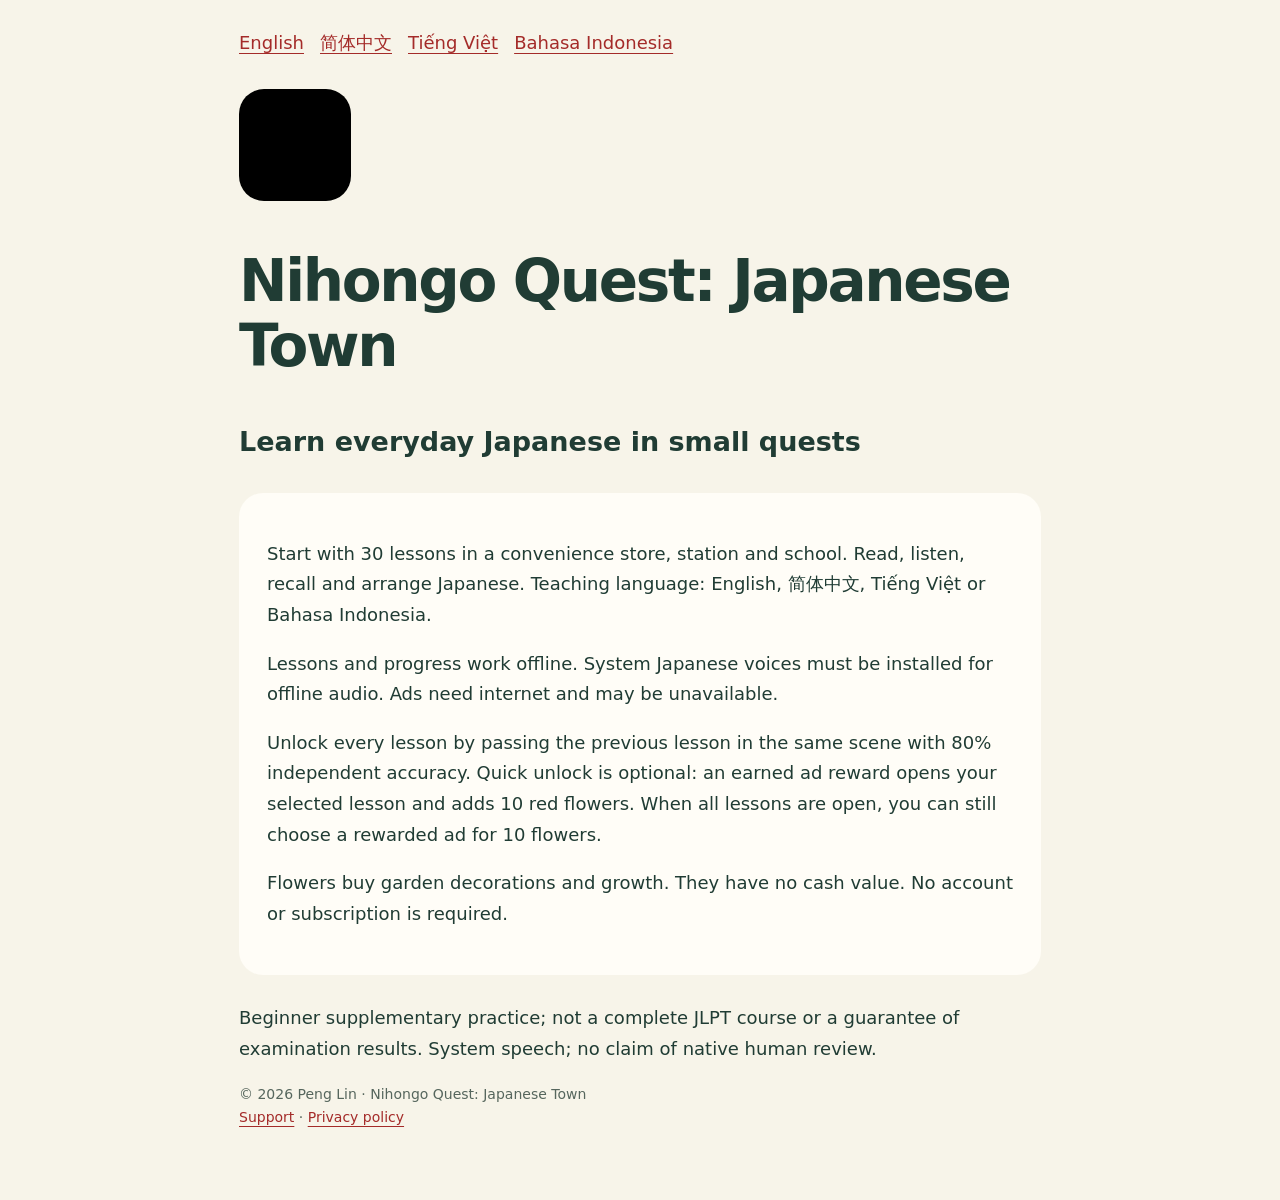
<file: en/index.html>
<!doctype html><html lang="en"><meta charset="utf-8"><meta name="viewport" content="width=device-width, initial-scale=1"><title>Nihongo Quest: Japanese Town</title><link rel="stylesheet" href="../style.css"><main><nav aria-label="Languages"><a href="../en/index.html" lang="en">English</a><a href="../zh-Hans/index.html" lang="zh-Hans">简体中文</a><a href="../vi/index.html" lang="vi">Tiếng Việt</a><a href="../id/index.html" lang="id">Bahasa Indonesia</a></nav><img class="icon" src="../icon.png" alt=""><h1>Nihongo Quest: Japanese Town</h1><h2>Learn everyday Japanese in small quests</h2><article><p>Start with 30 lessons in a convenience store, station and school. Read, listen, recall and arrange Japanese. Teaching language: English, 简体中文, Tiếng Việt or Bahasa Indonesia.</p><p>Lessons and progress work offline. System Japanese voices must be installed for offline audio. Ads need internet and may be unavailable.</p><p>Unlock every lesson by passing the previous lesson in the same scene with 80% independent accuracy. Quick unlock is optional: an earned ad reward opens your selected lesson and adds 10 red flowers. When all lessons are open, you can still choose a rewarded ad for 10 flowers.</p><p>Flowers buy garden decorations and growth. They have no cash value. No account or subscription is required.</p></article><p>Beginner supplementary practice; not a complete JLPT course or a guarantee of examination results. System speech; no claim of native human review.</p><footer>© 2026 Peng Lin · Nihongo Quest: Japanese Town<br><a href="support.html">Support</a> · <a href="privacy.html">Privacy policy</a></footer></main></html>
</file>
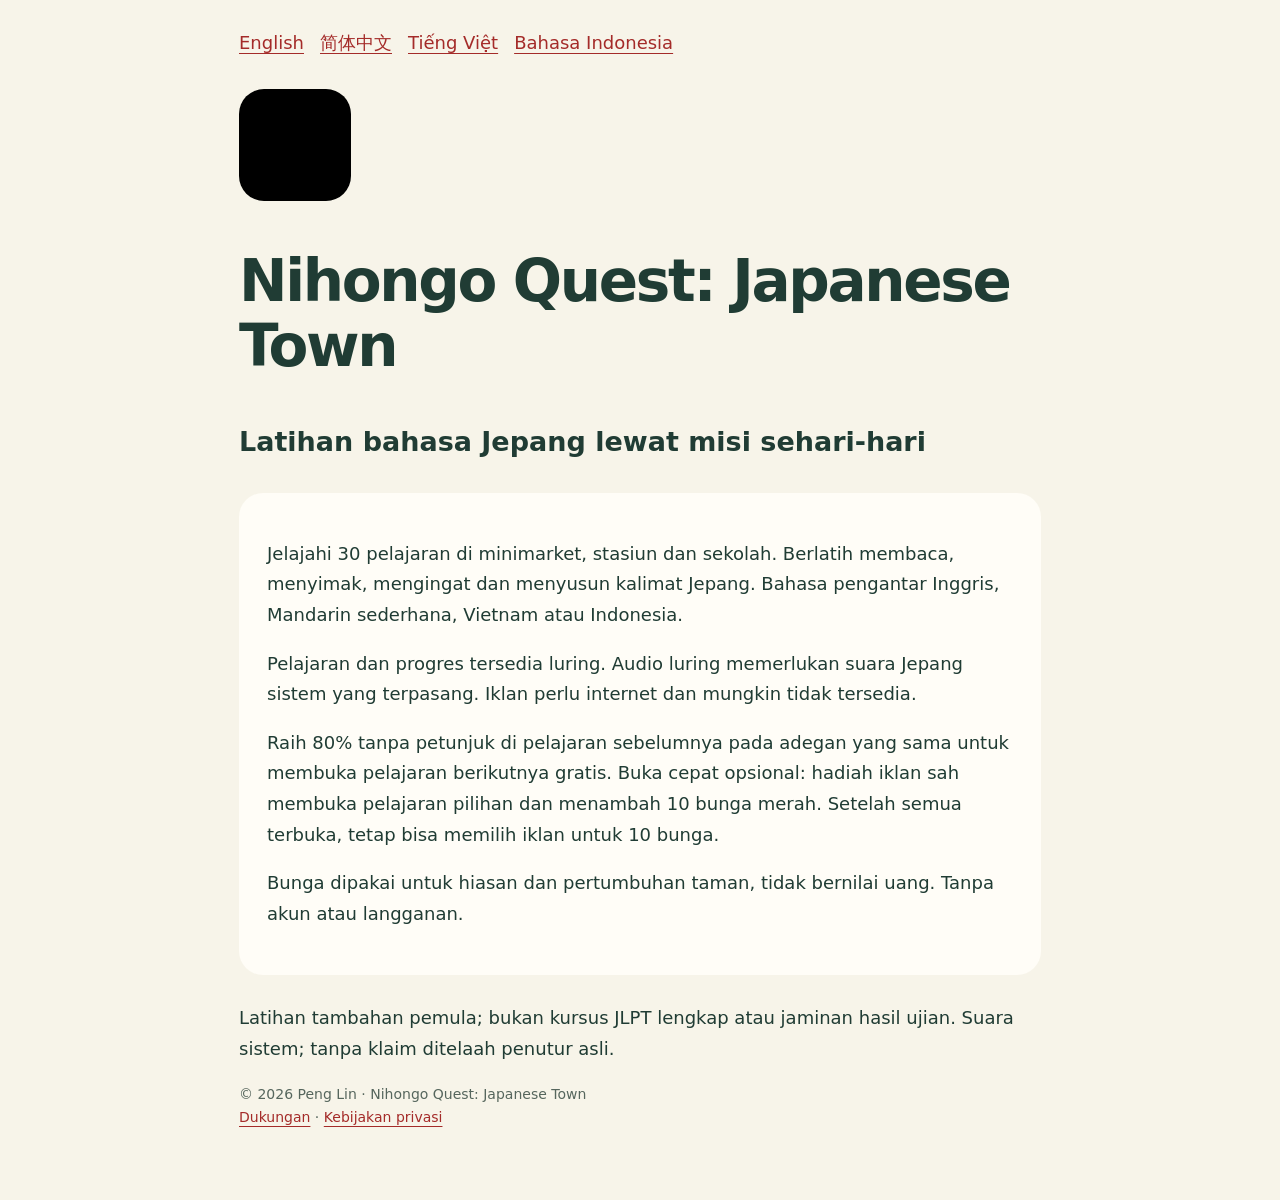
<file: id/index.html>
<!doctype html><html lang="id"><meta charset="utf-8"><meta name="viewport" content="width=device-width, initial-scale=1"><title>Nihongo Quest: Japanese Town</title><link rel="stylesheet" href="../style.css"><main><nav aria-label="Languages"><a href="../en/index.html" lang="en">English</a><a href="../zh-Hans/index.html" lang="zh-Hans">简体中文</a><a href="../vi/index.html" lang="vi">Tiếng Việt</a><a href="../id/index.html" lang="id">Bahasa Indonesia</a></nav><img class="icon" src="../icon.png" alt=""><h1>Nihongo Quest: Japanese Town</h1><h2>Latihan bahasa Jepang lewat misi sehari-hari</h2><article><p>Jelajahi 30 pelajaran di minimarket, stasiun dan sekolah. Berlatih membaca, menyimak, mengingat dan menyusun kalimat Jepang. Bahasa pengantar Inggris, Mandarin sederhana, Vietnam atau Indonesia.</p><p>Pelajaran dan progres tersedia luring. Audio luring memerlukan suara Jepang sistem yang terpasang. Iklan perlu internet dan mungkin tidak tersedia.</p><p>Raih 80% tanpa petunjuk di pelajaran sebelumnya pada adegan yang sama untuk membuka pelajaran berikutnya gratis. Buka cepat opsional: hadiah iklan sah membuka pelajaran pilihan dan menambah 10 bunga merah. Setelah semua terbuka, tetap bisa memilih iklan untuk 10 bunga.</p><p>Bunga dipakai untuk hiasan dan pertumbuhan taman, tidak bernilai uang. Tanpa akun atau langganan.</p></article><p>Latihan tambahan pemula; bukan kursus JLPT lengkap atau jaminan hasil ujian. Suara sistem; tanpa klaim ditelaah penutur asli.</p><footer>© 2026 Peng Lin · Nihongo Quest: Japanese Town<br><a href="support.html">Dukungan</a> · <a href="privacy.html">Kebijakan privasi</a></footer></main></html>
</file>
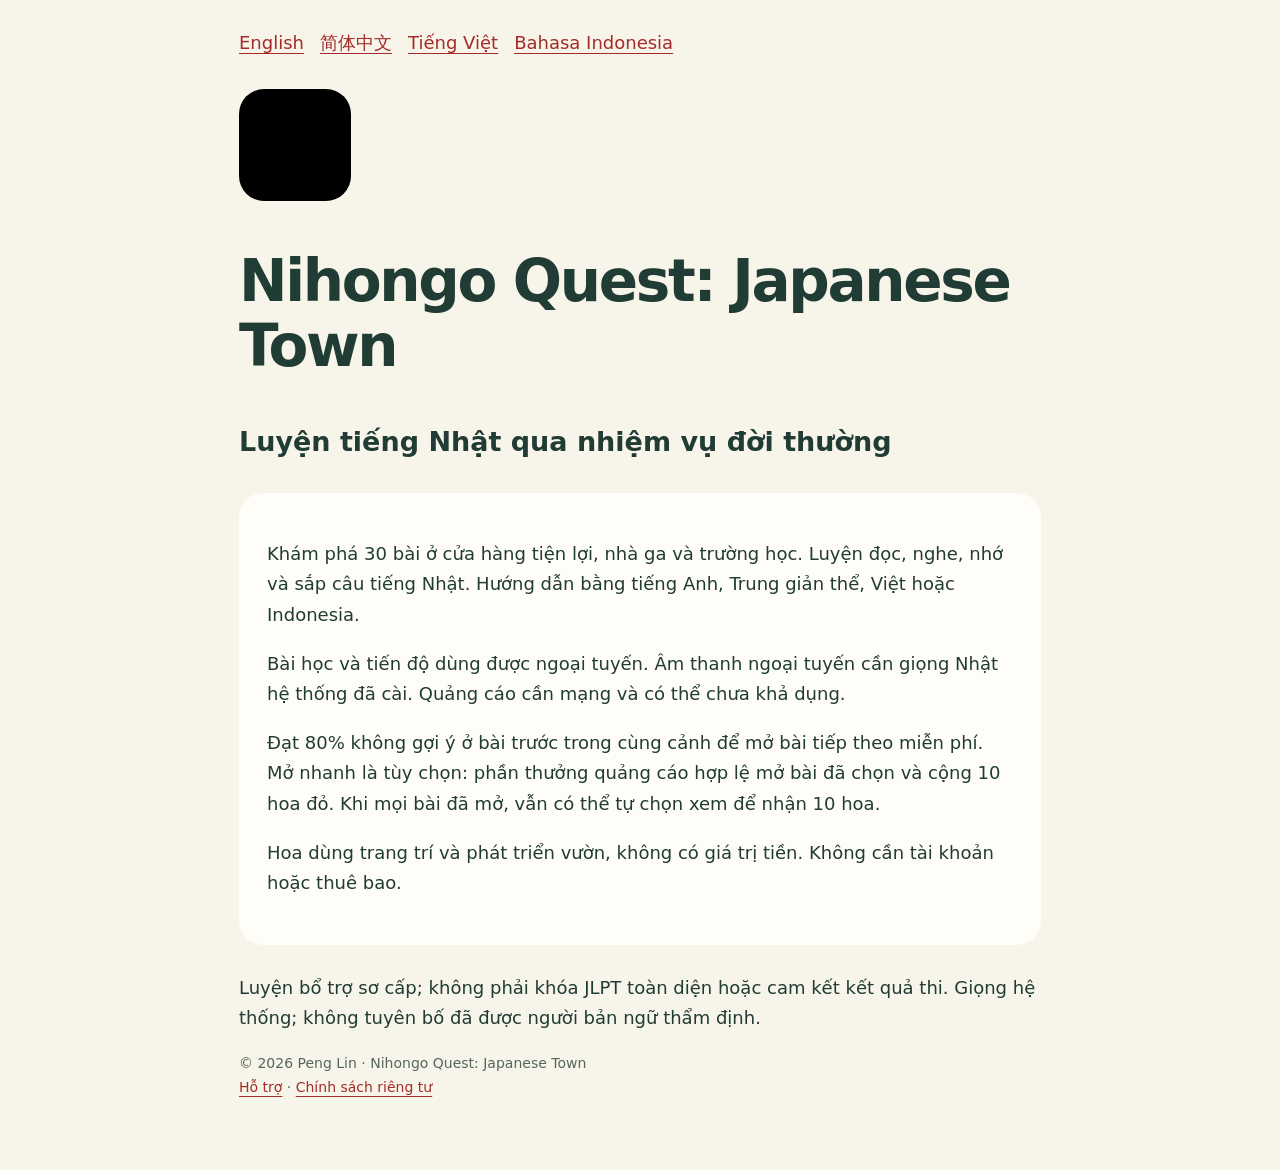
<file: vi/index.html>
<!doctype html><html lang="vi"><meta charset="utf-8"><meta name="viewport" content="width=device-width, initial-scale=1"><title>Nihongo Quest: Japanese Town</title><link rel="stylesheet" href="../style.css"><main><nav aria-label="Languages"><a href="../en/index.html" lang="en">English</a><a href="../zh-Hans/index.html" lang="zh-Hans">简体中文</a><a href="../vi/index.html" lang="vi">Tiếng Việt</a><a href="../id/index.html" lang="id">Bahasa Indonesia</a></nav><img class="icon" src="../icon.png" alt=""><h1>Nihongo Quest: Japanese Town</h1><h2>Luyện tiếng Nhật qua nhiệm vụ đời thường</h2><article><p>Khám phá 30 bài ở cửa hàng tiện lợi, nhà ga và trường học. Luyện đọc, nghe, nhớ và sắp câu tiếng Nhật. Hướng dẫn bằng tiếng Anh, Trung giản thể, Việt hoặc Indonesia.</p><p>Bài học và tiến độ dùng được ngoại tuyến. Âm thanh ngoại tuyến cần giọng Nhật hệ thống đã cài. Quảng cáo cần mạng và có thể chưa khả dụng.</p><p>Đạt 80% không gợi ý ở bài trước trong cùng cảnh để mở bài tiếp theo miễn phí. Mở nhanh là tùy chọn: phần thưởng quảng cáo hợp lệ mở bài đã chọn và cộng 10 hoa đỏ. Khi mọi bài đã mở, vẫn có thể tự chọn xem để nhận 10 hoa.</p><p>Hoa dùng trang trí và phát triển vườn, không có giá trị tiền. Không cần tài khoản hoặc thuê bao.</p></article><p>Luyện bổ trợ sơ cấp; không phải khóa JLPT toàn diện hoặc cam kết kết quả thi. Giọng hệ thống; không tuyên bố đã được người bản ngữ thẩm định.</p><footer>© 2026 Peng Lin · Nihongo Quest: Japanese Town<br><a href="support.html">Hỗ trợ</a> · <a href="privacy.html">Chính sách riêng tư</a></footer></main></html>
</file>
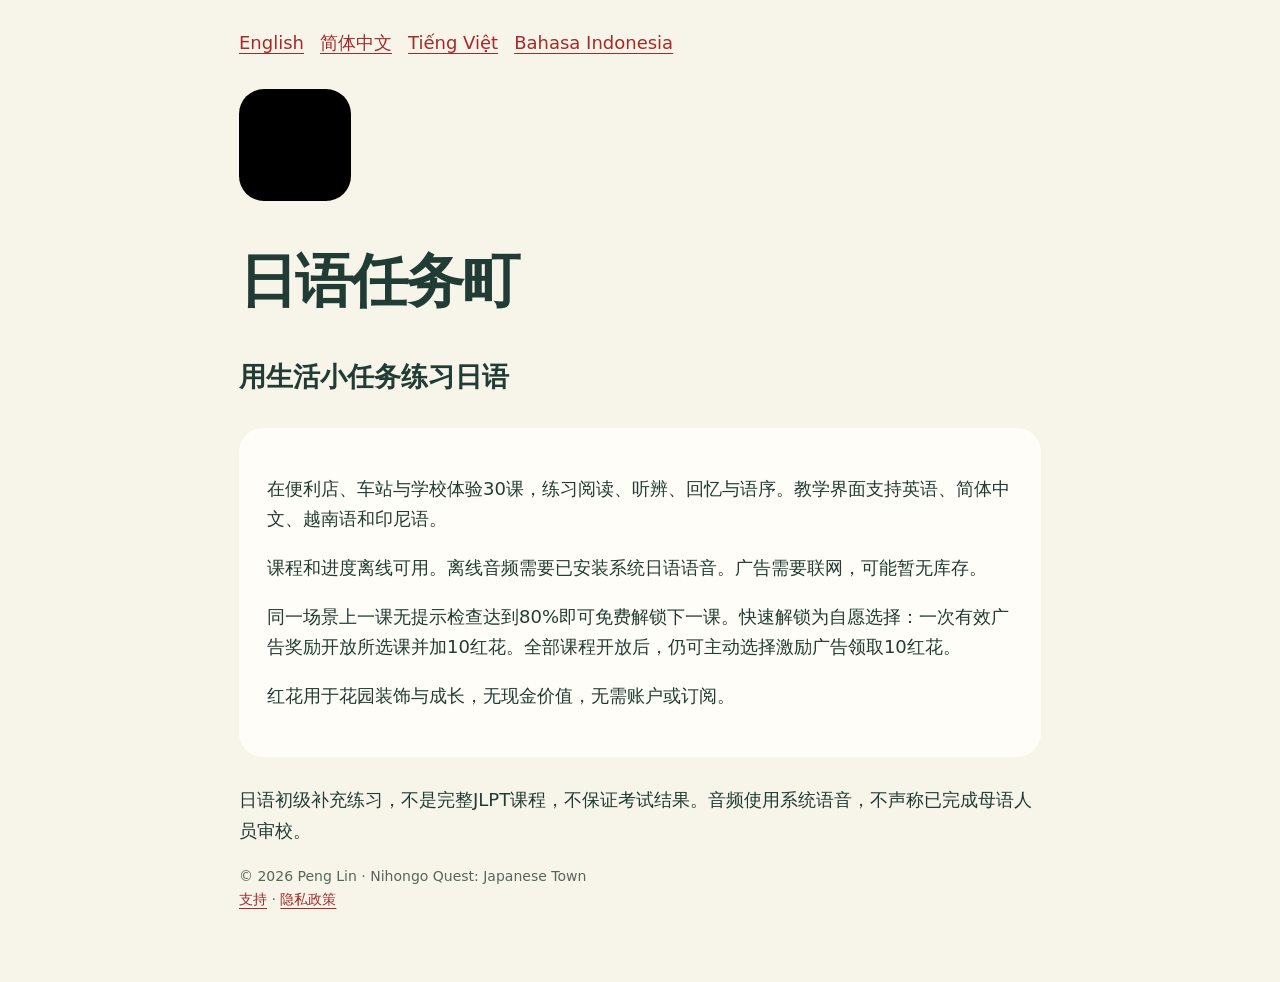
<file: zh-Hans/index.html>
<!doctype html><html lang="zh-Hans"><meta charset="utf-8"><meta name="viewport" content="width=device-width, initial-scale=1"><title>日语任务町</title><link rel="stylesheet" href="../style.css"><main><nav aria-label="Languages"><a href="../en/index.html" lang="en">English</a><a href="../zh-Hans/index.html" lang="zh-Hans">简体中文</a><a href="../vi/index.html" lang="vi">Tiếng Việt</a><a href="../id/index.html" lang="id">Bahasa Indonesia</a></nav><img class="icon" src="../icon.png" alt=""><h1>日语任务町</h1><h2>用生活小任务练习日语</h2><article><p>在便利店、车站与学校体验30课，练习阅读、听辨、回忆与语序。教学界面支持英语、简体中文、越南语和印尼语。</p><p>课程和进度离线可用。离线音频需要已安装系统日语语音。广告需要联网，可能暂无库存。</p><p>同一场景上一课无提示检查达到80%即可免费解锁下一课。快速解锁为自愿选择：一次有效广告奖励开放所选课并加10红花。全部课程开放后，仍可主动选择激励广告领取10红花。</p><p>红花用于花园装饰与成长，无现金价值，无需账户或订阅。</p></article><p>日语初级补充练习，不是完整JLPT课程，不保证考试结果。音频使用系统语音，不声称已完成母语人员审校。</p><footer>© 2026 Peng Lin · Nihongo Quest: Japanese Town<br><a href="support.html">支持</a> · <a href="privacy.html">隐私政策</a></footer></main></html>
</file>
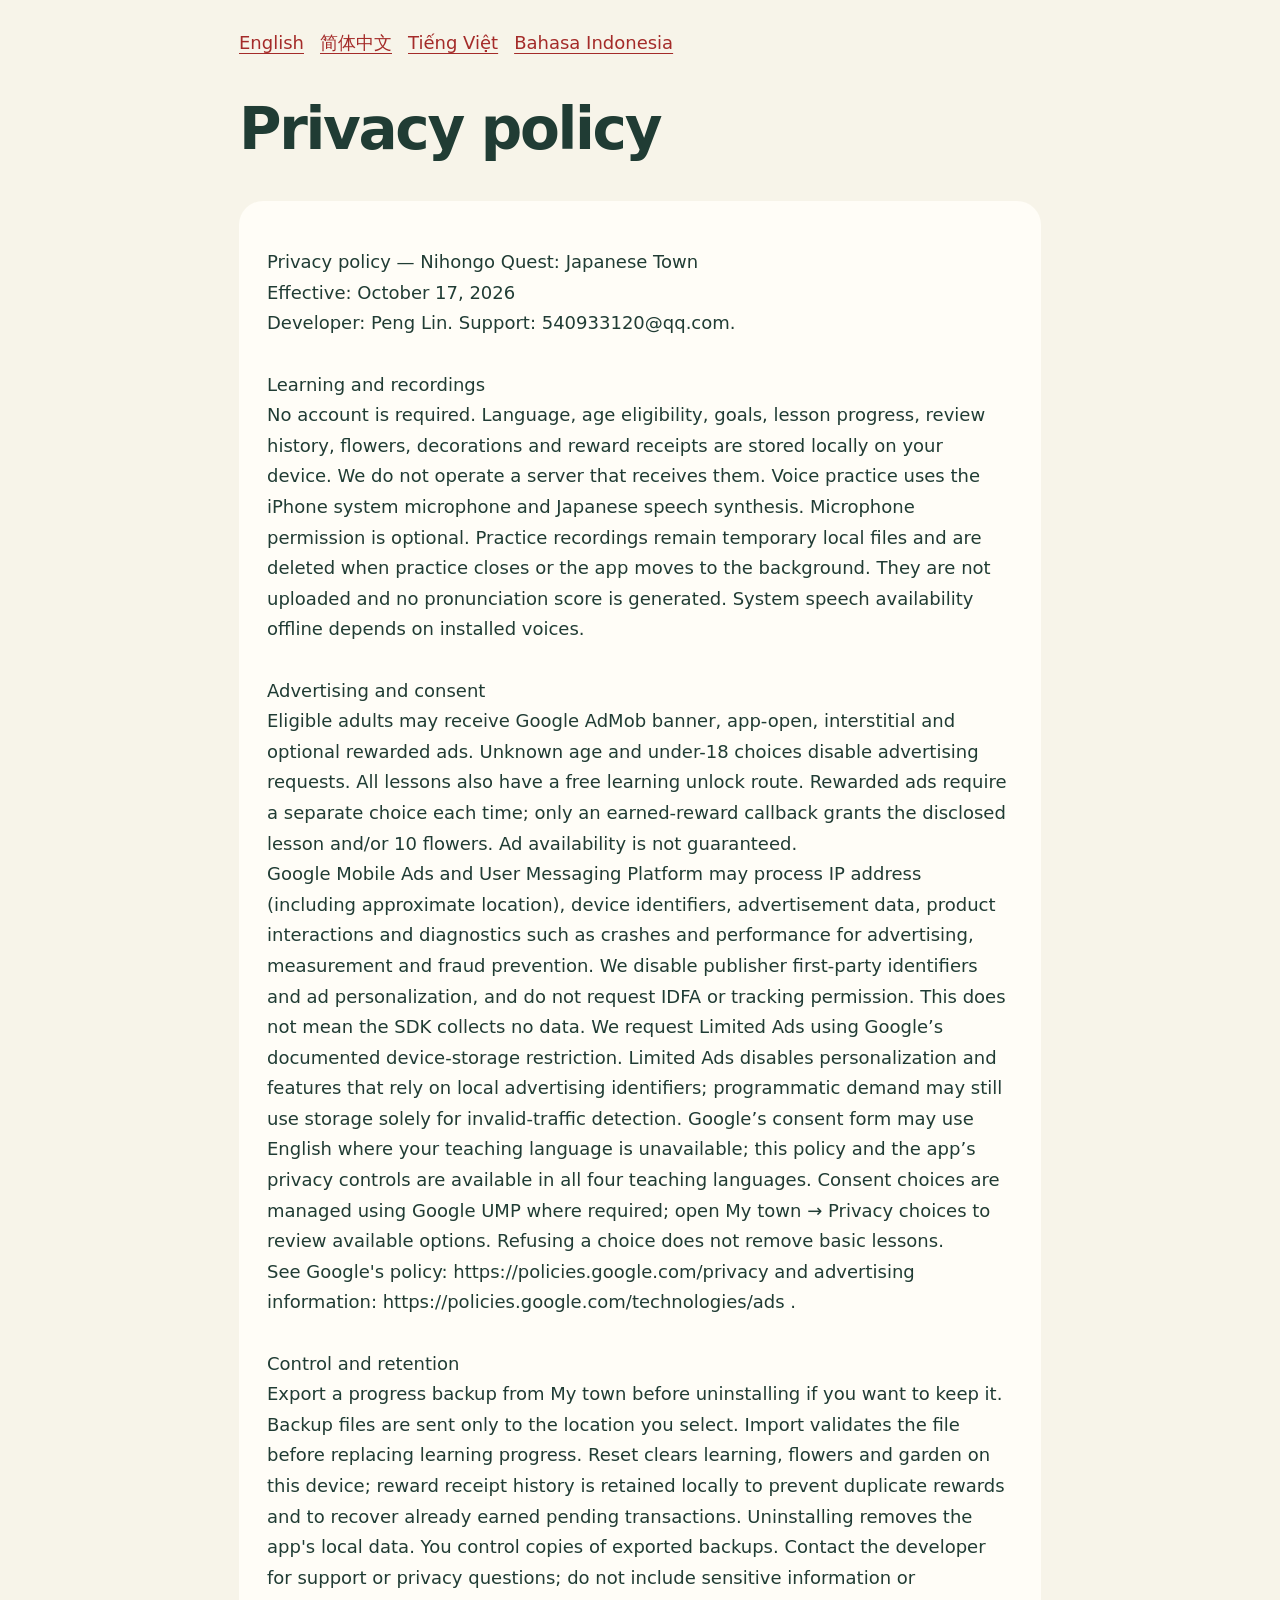
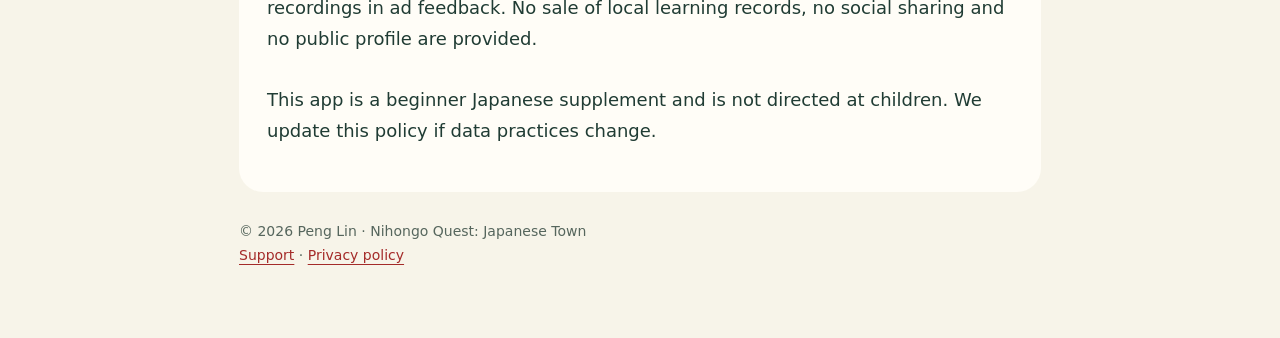
<file: en/privacy.html>
<!doctype html><html lang="en"><meta charset="utf-8"><meta name="viewport" content="width=device-width, initial-scale=1"><title>Privacy policy</title><link rel="stylesheet" href="../style.css"><main><nav aria-label="Languages"><a href="../en/index.html" lang="en">English</a><a href="../zh-Hans/index.html" lang="zh-Hans">简体中文</a><a href="../vi/index.html" lang="vi">Tiếng Việt</a><a href="../id/index.html" lang="id">Bahasa Indonesia</a></nav><h1>Privacy policy</h1><article><pre>Privacy policy — Nihongo Quest: Japanese Town
Effective: October 17, 2026
Developer: Peng Lin. Support: 540933120@qq.com.

Learning and recordings
No account is required. Language, age eligibility, goals, lesson progress, review history, flowers, decorations and reward receipts are stored locally on your device. We do not operate a server that receives them. Voice practice uses the iPhone system microphone and Japanese speech synthesis. Microphone permission is optional. Practice recordings remain temporary local files and are deleted when practice closes or the app moves to the background. They are not uploaded and no pronunciation score is generated. System speech availability offline depends on installed voices.

Advertising and consent
Eligible adults may receive Google AdMob banner, app-open, interstitial and optional rewarded ads. Unknown age and under-18 choices disable advertising requests. All lessons also have a free learning unlock route. Rewarded ads require a separate choice each time; only an earned-reward callback grants the disclosed lesson and/or 10 flowers. Ad availability is not guaranteed.
Google Mobile Ads and User Messaging Platform may process IP address (including approximate location), device identifiers, advertisement data, product interactions and diagnostics such as crashes and performance for advertising, measurement and fraud prevention. We disable publisher first-party identifiers and ad personalization, and do not request IDFA or tracking permission. This does not mean the SDK collects no data. We request Limited Ads using Google’s documented device-storage restriction. Limited Ads disables personalization and features that rely on local advertising identifiers; programmatic demand may still use storage solely for invalid-traffic detection. Google’s consent form may use English where your teaching language is unavailable; this policy and the app’s privacy controls are available in all four teaching languages. Consent choices are managed using Google UMP where required; open My town → Privacy choices to review available options. Refusing a choice does not remove basic lessons.
See Google&#x27;s policy: https://policies.google.com/privacy and advertising information: https://policies.google.com/technologies/ads .

Control and retention
Export a progress backup from My town before uninstalling if you want to keep it. Backup files are sent only to the location you select. Import validates the file before replacing learning progress. Reset clears learning, flowers and garden on this device; reward receipt history is retained locally to prevent duplicate rewards and to recover already earned pending transactions. Uninstalling removes the app&#x27;s local data. You control copies of exported backups. Contact the developer for support or privacy questions; do not include sensitive information or recordings in ad feedback. No sale of local learning records, no social sharing and no public profile are provided.

This app is a beginner Japanese supplement and is not directed at children. We update this policy if data practices change.</pre></article><footer>© 2026 Peng Lin · Nihongo Quest: Japanese Town<br><a href="support.html">Support</a> · <a href="privacy.html">Privacy policy</a></footer></main></html>
</file>
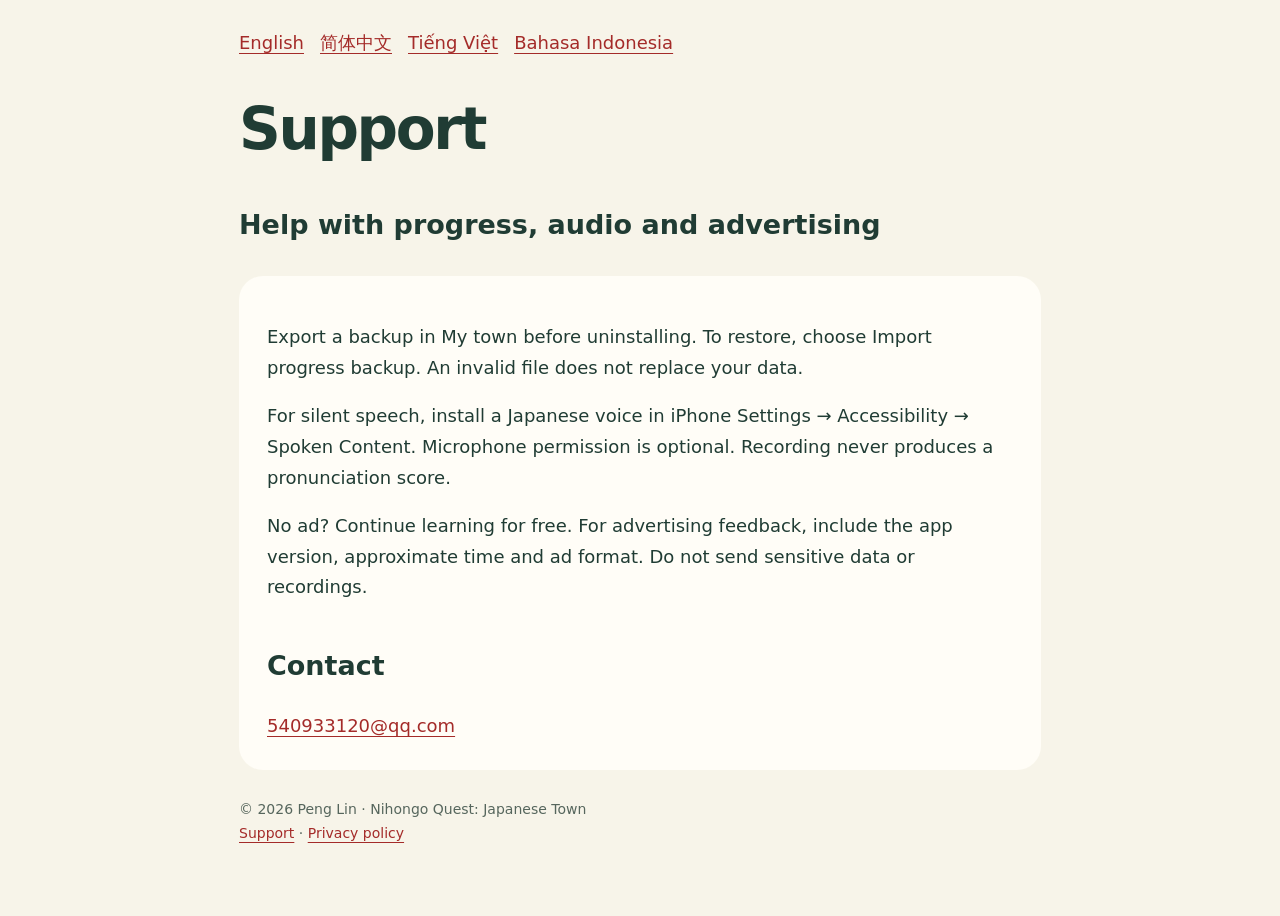
<file: en/support.html>
<!doctype html><html lang="en"><meta charset="utf-8"><meta name="viewport" content="width=device-width, initial-scale=1"><title>Support</title><link rel="stylesheet" href="../style.css"><main><nav aria-label="Languages"><a href="../en/index.html" lang="en">English</a><a href="../zh-Hans/index.html" lang="zh-Hans">简体中文</a><a href="../vi/index.html" lang="vi">Tiếng Việt</a><a href="../id/index.html" lang="id">Bahasa Indonesia</a></nav><h1>Support</h1><h2>Help with progress, audio and advertising</h2><article><p>Export a backup in My town before uninstalling. To restore, choose Import progress backup. An invalid file does not replace your data.</p><p>For silent speech, install a Japanese voice in iPhone Settings → Accessibility → Spoken Content. Microphone permission is optional. Recording never produces a pronunciation score.</p><p>No ad? Continue learning for free. For advertising feedback, include the app version, approximate time and ad format. Do not send sensitive data or recordings.</p><h2>Contact</h2><a href="mailto:540933120@qq.com">540933120@qq.com</a></article><footer>© 2026 Peng Lin · Nihongo Quest: Japanese Town<br><a href="support.html">Support</a> · <a href="privacy.html">Privacy policy</a></footer></main></html>
</file>
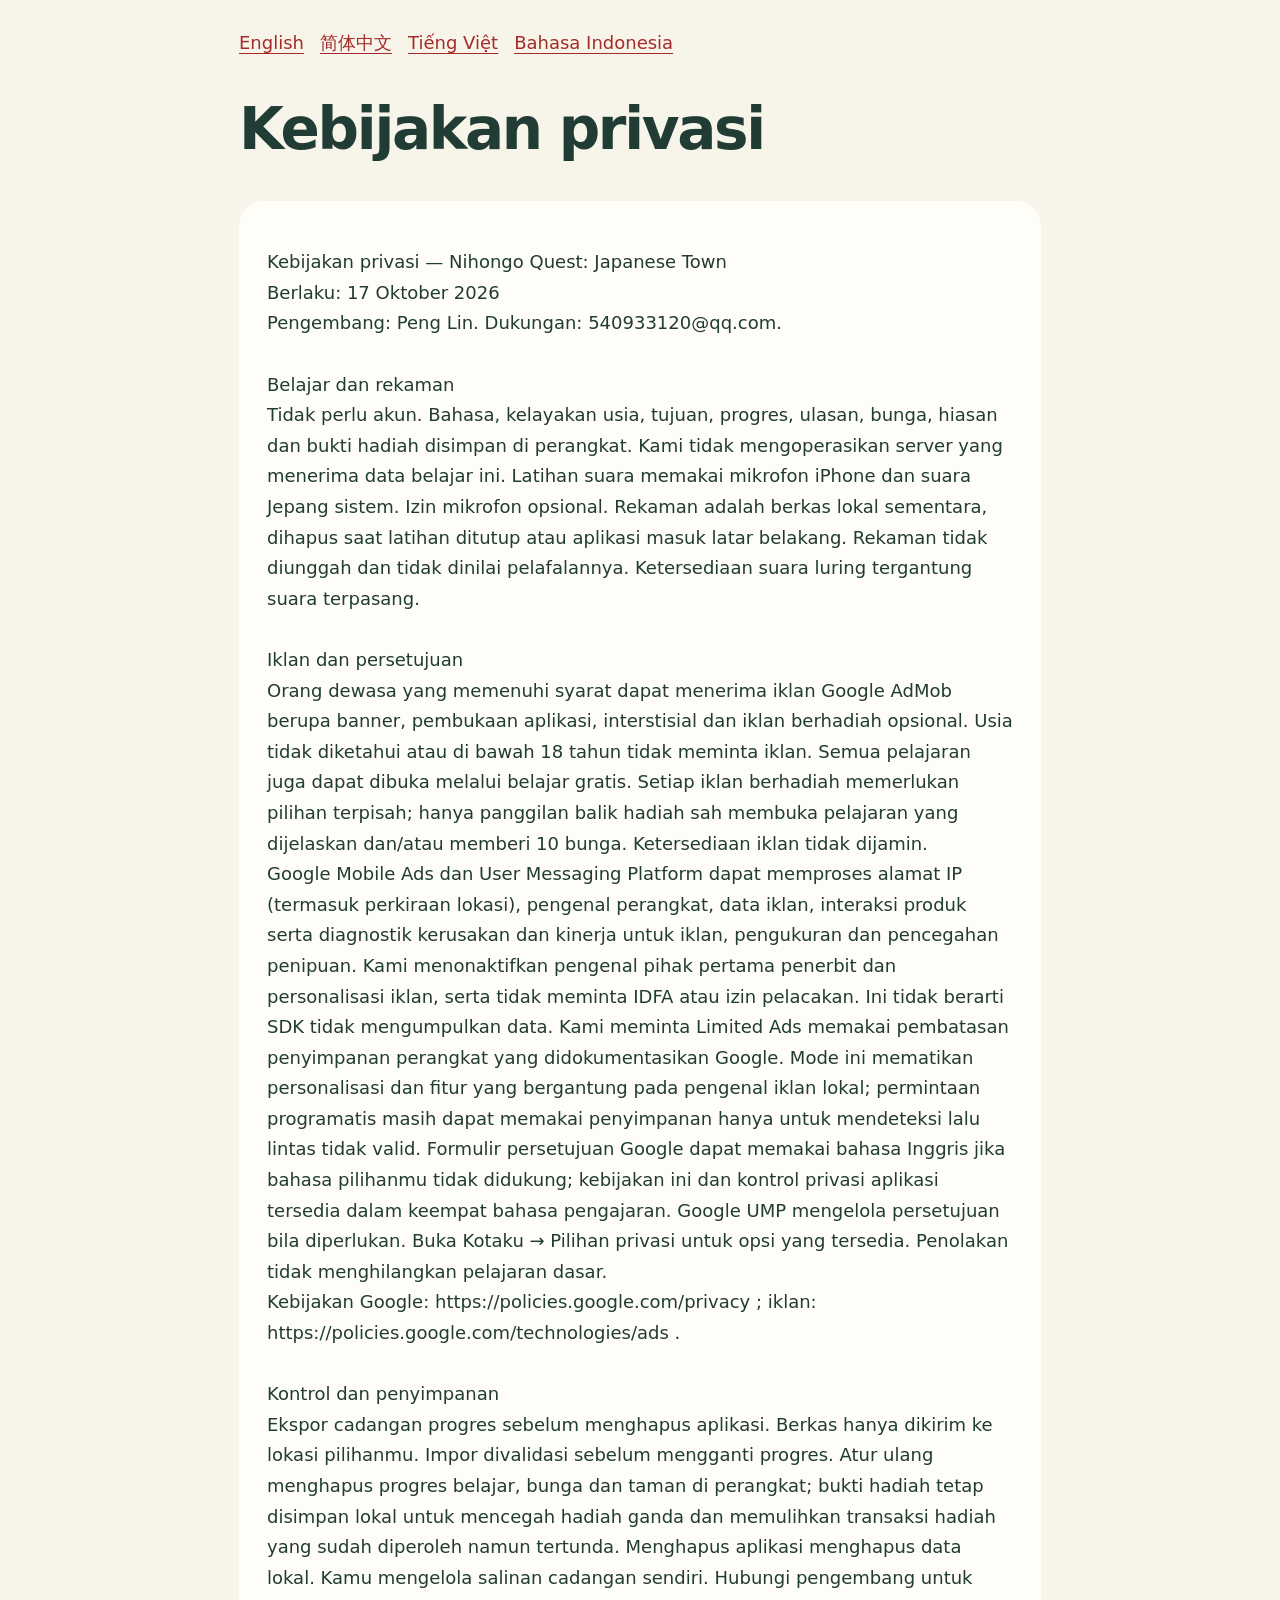
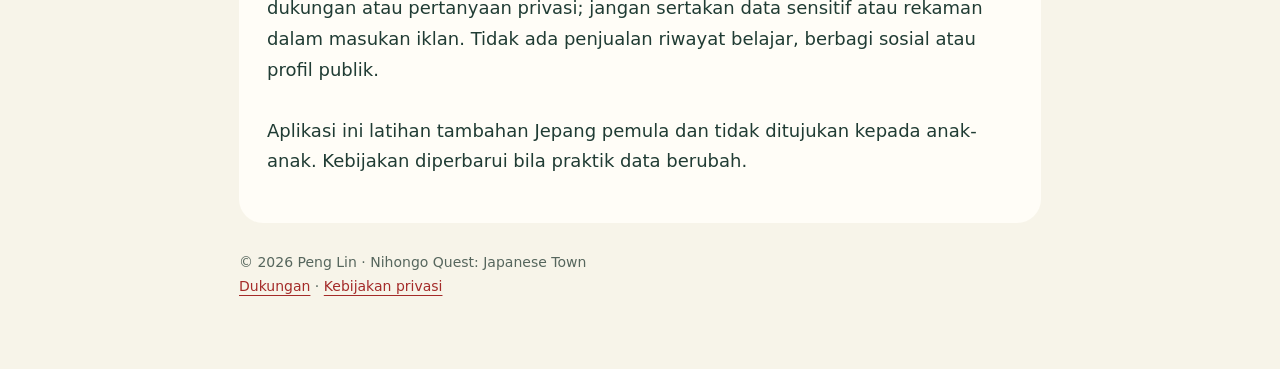
<file: id/privacy.html>
<!doctype html><html lang="id"><meta charset="utf-8"><meta name="viewport" content="width=device-width, initial-scale=1"><title>Kebijakan privasi</title><link rel="stylesheet" href="../style.css"><main><nav aria-label="Languages"><a href="../en/index.html" lang="en">English</a><a href="../zh-Hans/index.html" lang="zh-Hans">简体中文</a><a href="../vi/index.html" lang="vi">Tiếng Việt</a><a href="../id/index.html" lang="id">Bahasa Indonesia</a></nav><h1>Kebijakan privasi</h1><article><pre>Kebijakan privasi — Nihongo Quest: Japanese Town
Berlaku: 17 Oktober 2026
Pengembang: Peng Lin. Dukungan: 540933120@qq.com.

Belajar dan rekaman
Tidak perlu akun. Bahasa, kelayakan usia, tujuan, progres, ulasan, bunga, hiasan dan bukti hadiah disimpan di perangkat. Kami tidak mengoperasikan server yang menerima data belajar ini. Latihan suara memakai mikrofon iPhone dan suara Jepang sistem. Izin mikrofon opsional. Rekaman adalah berkas lokal sementara, dihapus saat latihan ditutup atau aplikasi masuk latar belakang. Rekaman tidak diunggah dan tidak dinilai pelafalannya. Ketersediaan suara luring tergantung suara terpasang.

Iklan dan persetujuan
Orang dewasa yang memenuhi syarat dapat menerima iklan Google AdMob berupa banner, pembukaan aplikasi, interstisial dan iklan berhadiah opsional. Usia tidak diketahui atau di bawah 18 tahun tidak meminta iklan. Semua pelajaran juga dapat dibuka melalui belajar gratis. Setiap iklan berhadiah memerlukan pilihan terpisah; hanya panggilan balik hadiah sah membuka pelajaran yang dijelaskan dan/atau memberi 10 bunga. Ketersediaan iklan tidak dijamin.
Google Mobile Ads dan User Messaging Platform dapat memproses alamat IP (termasuk perkiraan lokasi), pengenal perangkat, data iklan, interaksi produk serta diagnostik kerusakan dan kinerja untuk iklan, pengukuran dan pencegahan penipuan. Kami menonaktifkan pengenal pihak pertama penerbit dan personalisasi iklan, serta tidak meminta IDFA atau izin pelacakan. Ini tidak berarti SDK tidak mengumpulkan data. Kami meminta Limited Ads memakai pembatasan penyimpanan perangkat yang didokumentasikan Google. Mode ini mematikan personalisasi dan fitur yang bergantung pada pengenal iklan lokal; permintaan programatis masih dapat memakai penyimpanan hanya untuk mendeteksi lalu lintas tidak valid. Formulir persetujuan Google dapat memakai bahasa Inggris jika bahasa pilihanmu tidak didukung; kebijakan ini dan kontrol privasi aplikasi tersedia dalam keempat bahasa pengajaran. Google UMP mengelola persetujuan bila diperlukan. Buka Kotaku → Pilihan privasi untuk opsi yang tersedia. Penolakan tidak menghilangkan pelajaran dasar.
Kebijakan Google: https://policies.google.com/privacy ; iklan: https://policies.google.com/technologies/ads .

Kontrol dan penyimpanan
Ekspor cadangan progres sebelum menghapus aplikasi. Berkas hanya dikirim ke lokasi pilihanmu. Impor divalidasi sebelum mengganti progres. Atur ulang menghapus progres belajar, bunga dan taman di perangkat; bukti hadiah tetap disimpan lokal untuk mencegah hadiah ganda dan memulihkan transaksi hadiah yang sudah diperoleh namun tertunda. Menghapus aplikasi menghapus data lokal. Kamu mengelola salinan cadangan sendiri. Hubungi pengembang untuk dukungan atau pertanyaan privasi; jangan sertakan data sensitif atau rekaman dalam masukan iklan. Tidak ada penjualan riwayat belajar, berbagi sosial atau profil publik.

Aplikasi ini latihan tambahan Jepang pemula dan tidak ditujukan kepada anak-anak. Kebijakan diperbarui bila praktik data berubah.</pre></article><footer>© 2026 Peng Lin · Nihongo Quest: Japanese Town<br><a href="support.html">Dukungan</a> · <a href="privacy.html">Kebijakan privasi</a></footer></main></html>
</file>
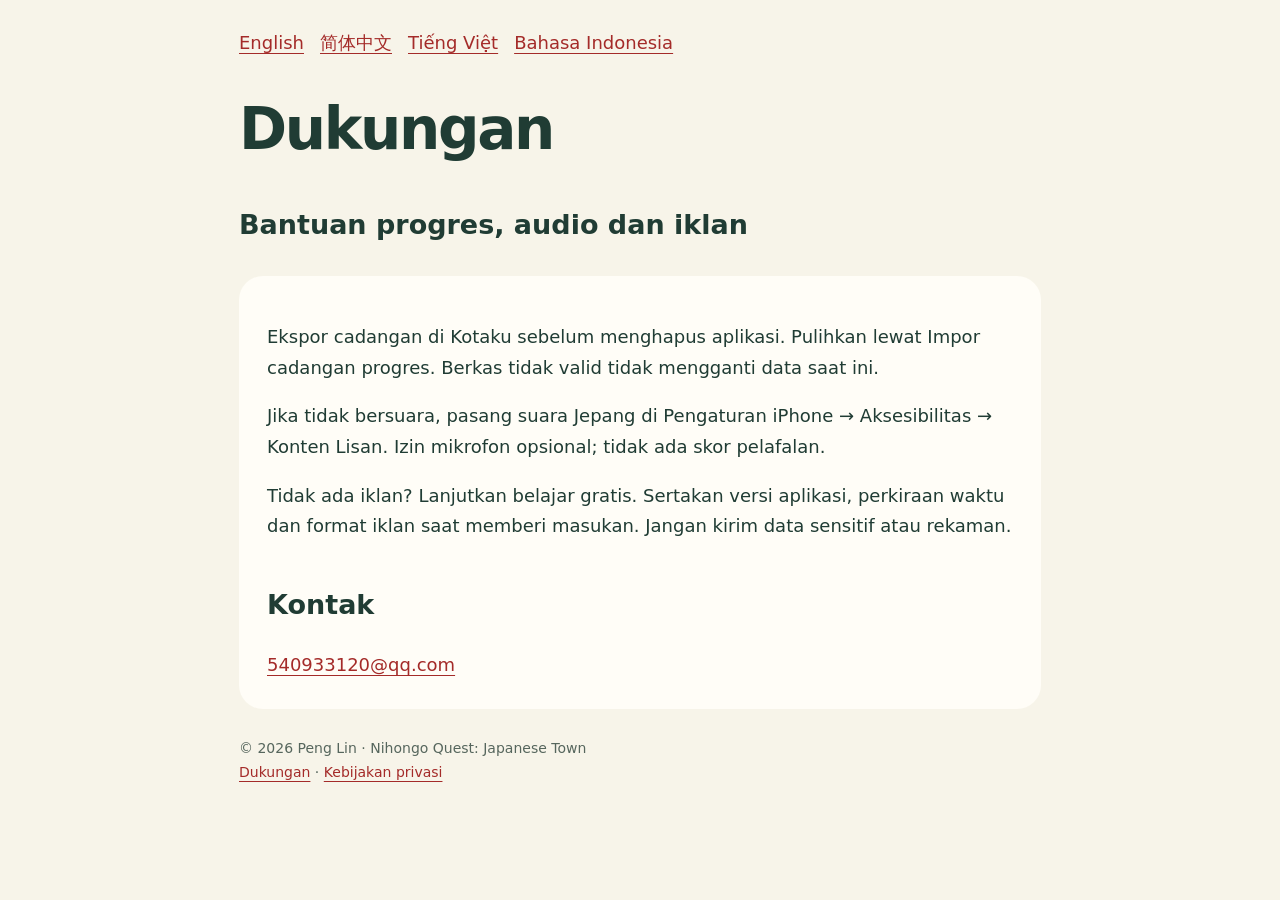
<file: id/support.html>
<!doctype html><html lang="id"><meta charset="utf-8"><meta name="viewport" content="width=device-width, initial-scale=1"><title>Dukungan</title><link rel="stylesheet" href="../style.css"><main><nav aria-label="Languages"><a href="../en/index.html" lang="en">English</a><a href="../zh-Hans/index.html" lang="zh-Hans">简体中文</a><a href="../vi/index.html" lang="vi">Tiếng Việt</a><a href="../id/index.html" lang="id">Bahasa Indonesia</a></nav><h1>Dukungan</h1><h2>Bantuan progres, audio dan iklan</h2><article><p>Ekspor cadangan di Kotaku sebelum menghapus aplikasi. Pulihkan lewat Impor cadangan progres. Berkas tidak valid tidak mengganti data saat ini.</p><p>Jika tidak bersuara, pasang suara Jepang di Pengaturan iPhone → Aksesibilitas → Konten Lisan. Izin mikrofon opsional; tidak ada skor pelafalan.</p><p>Tidak ada iklan? Lanjutkan belajar gratis. Sertakan versi aplikasi, perkiraan waktu dan format iklan saat memberi masukan. Jangan kirim data sensitif atau rekaman.</p><h2>Kontak</h2><a href="mailto:540933120@qq.com">540933120@qq.com</a></article><footer>© 2026 Peng Lin · Nihongo Quest: Japanese Town<br><a href="support.html">Dukungan</a> · <a href="privacy.html">Kebijakan privasi</a></footer></main></html>
</file>
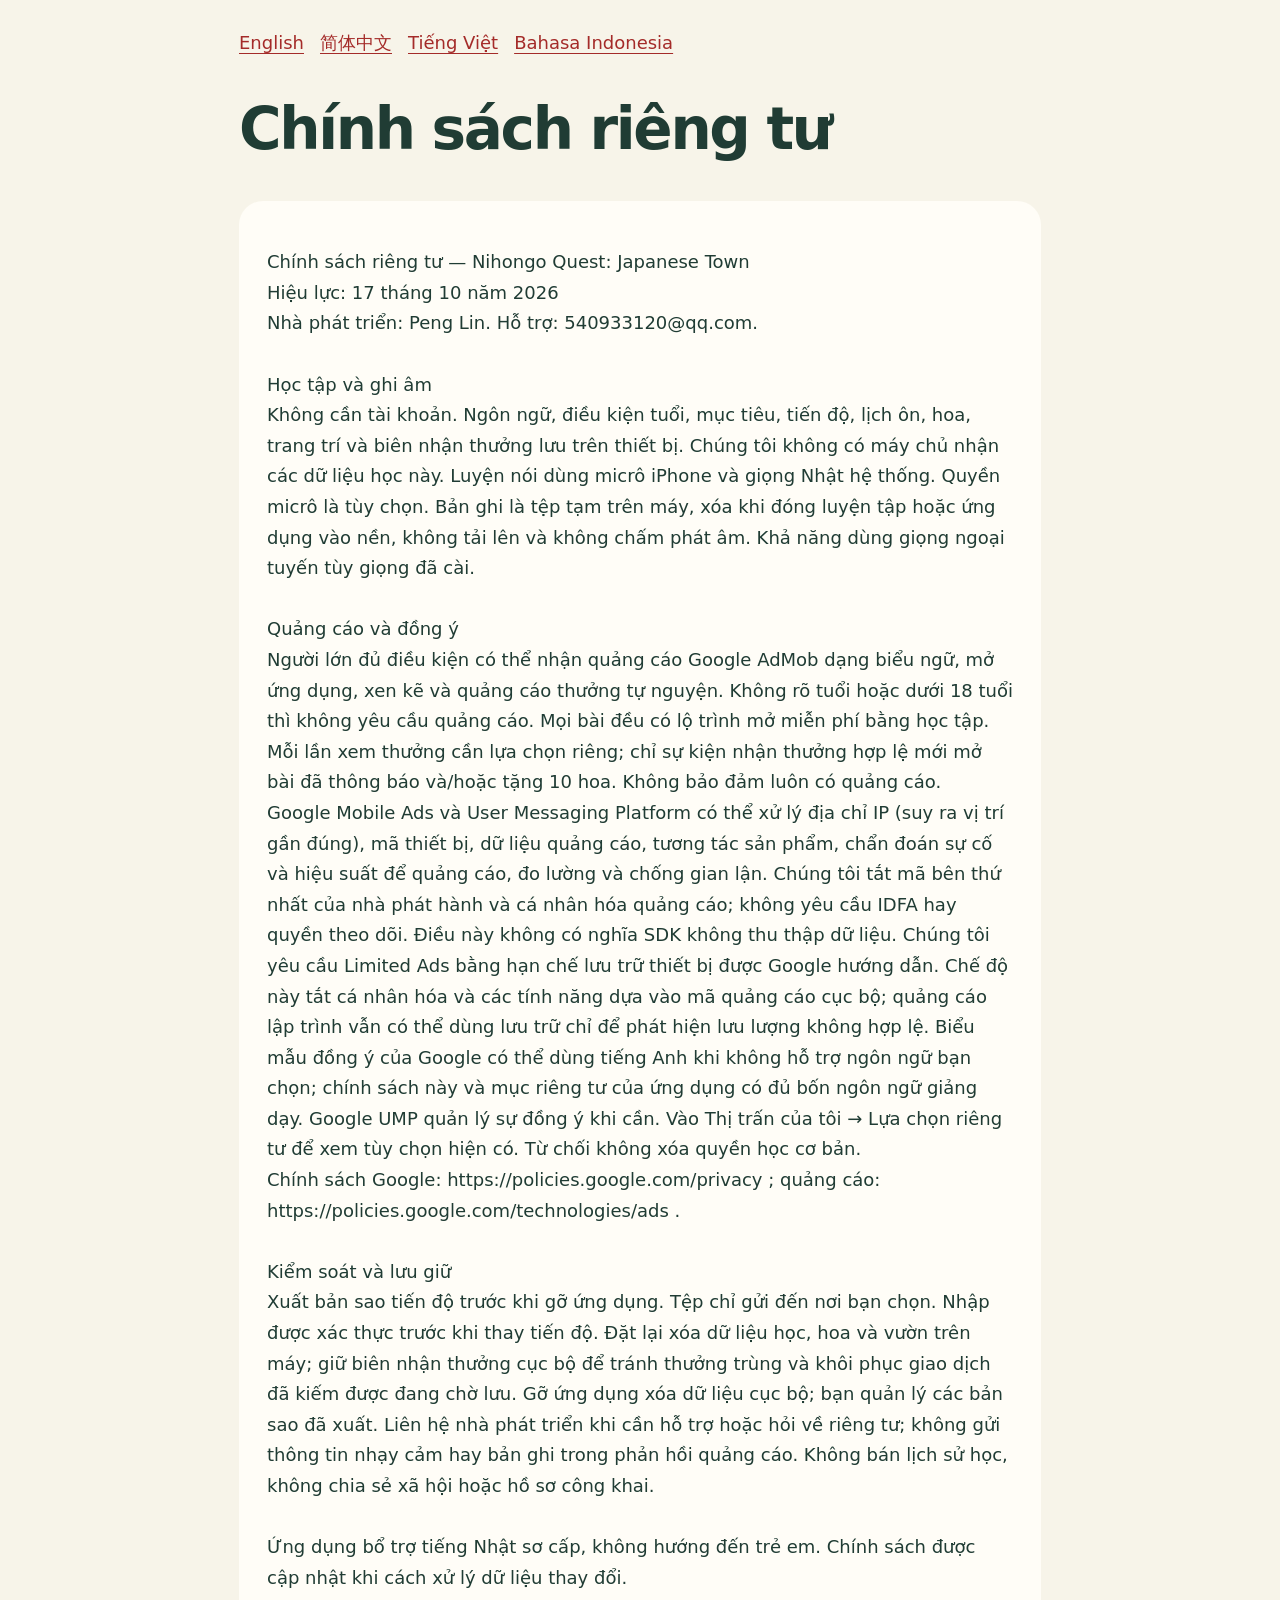
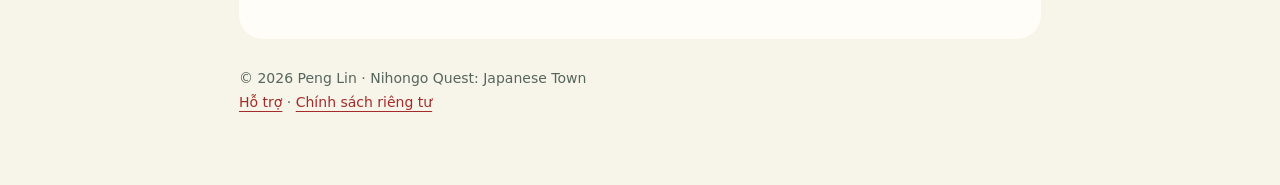
<file: vi/privacy.html>
<!doctype html><html lang="vi"><meta charset="utf-8"><meta name="viewport" content="width=device-width, initial-scale=1"><title>Chính sách riêng tư</title><link rel="stylesheet" href="../style.css"><main><nav aria-label="Languages"><a href="../en/index.html" lang="en">English</a><a href="../zh-Hans/index.html" lang="zh-Hans">简体中文</a><a href="../vi/index.html" lang="vi">Tiếng Việt</a><a href="../id/index.html" lang="id">Bahasa Indonesia</a></nav><h1>Chính sách riêng tư</h1><article><pre>Chính sách riêng tư — Nihongo Quest: Japanese Town
Hiệu lực: 17 tháng 10 năm 2026
Nhà phát triển: Peng Lin. Hỗ trợ: 540933120@qq.com.

Học tập và ghi âm
Không cần tài khoản. Ngôn ngữ, điều kiện tuổi, mục tiêu, tiến độ, lịch ôn, hoa, trang trí và biên nhận thưởng lưu trên thiết bị. Chúng tôi không có máy chủ nhận các dữ liệu học này. Luyện nói dùng micrô iPhone và giọng Nhật hệ thống. Quyền micrô là tùy chọn. Bản ghi là tệp tạm trên máy, xóa khi đóng luyện tập hoặc ứng dụng vào nền, không tải lên và không chấm phát âm. Khả năng dùng giọng ngoại tuyến tùy giọng đã cài.

Quảng cáo và đồng ý
Người lớn đủ điều kiện có thể nhận quảng cáo Google AdMob dạng biểu ngữ, mở ứng dụng, xen kẽ và quảng cáo thưởng tự nguyện. Không rõ tuổi hoặc dưới 18 tuổi thì không yêu cầu quảng cáo. Mọi bài đều có lộ trình mở miễn phí bằng học tập. Mỗi lần xem thưởng cần lựa chọn riêng; chỉ sự kiện nhận thưởng hợp lệ mới mở bài đã thông báo và/hoặc tặng 10 hoa. Không bảo đảm luôn có quảng cáo.
Google Mobile Ads và User Messaging Platform có thể xử lý địa chỉ IP (suy ra vị trí gần đúng), mã thiết bị, dữ liệu quảng cáo, tương tác sản phẩm, chẩn đoán sự cố và hiệu suất để quảng cáo, đo lường và chống gian lận. Chúng tôi tắt mã bên thứ nhất của nhà phát hành và cá nhân hóa quảng cáo; không yêu cầu IDFA hay quyền theo dõi. Điều này không có nghĩa SDK không thu thập dữ liệu. Chúng tôi yêu cầu Limited Ads bằng hạn chế lưu trữ thiết bị được Google hướng dẫn. Chế độ này tắt cá nhân hóa và các tính năng dựa vào mã quảng cáo cục bộ; quảng cáo lập trình vẫn có thể dùng lưu trữ chỉ để phát hiện lưu lượng không hợp lệ. Biểu mẫu đồng ý của Google có thể dùng tiếng Anh khi không hỗ trợ ngôn ngữ bạn chọn; chính sách này và mục riêng tư của ứng dụng có đủ bốn ngôn ngữ giảng dạy. Google UMP quản lý sự đồng ý khi cần. Vào Thị trấn của tôi → Lựa chọn riêng tư để xem tùy chọn hiện có. Từ chối không xóa quyền học cơ bản.
Chính sách Google: https://policies.google.com/privacy ; quảng cáo: https://policies.google.com/technologies/ads .

Kiểm soát và lưu giữ
Xuất bản sao tiến độ trước khi gỡ ứng dụng. Tệp chỉ gửi đến nơi bạn chọn. Nhập được xác thực trước khi thay tiến độ. Đặt lại xóa dữ liệu học, hoa và vườn trên máy; giữ biên nhận thưởng cục bộ để tránh thưởng trùng và khôi phục giao dịch đã kiếm được đang chờ lưu. Gỡ ứng dụng xóa dữ liệu cục bộ; bạn quản lý các bản sao đã xuất. Liên hệ nhà phát triển khi cần hỗ trợ hoặc hỏi về riêng tư; không gửi thông tin nhạy cảm hay bản ghi trong phản hồi quảng cáo. Không bán lịch sử học, không chia sẻ xã hội hoặc hồ sơ công khai.

Ứng dụng bổ trợ tiếng Nhật sơ cấp, không hướng đến trẻ em. Chính sách được cập nhật khi cách xử lý dữ liệu thay đổi.</pre></article><footer>© 2026 Peng Lin · Nihongo Quest: Japanese Town<br><a href="support.html">Hỗ trợ</a> · <a href="privacy.html">Chính sách riêng tư</a></footer></main></html>
</file>
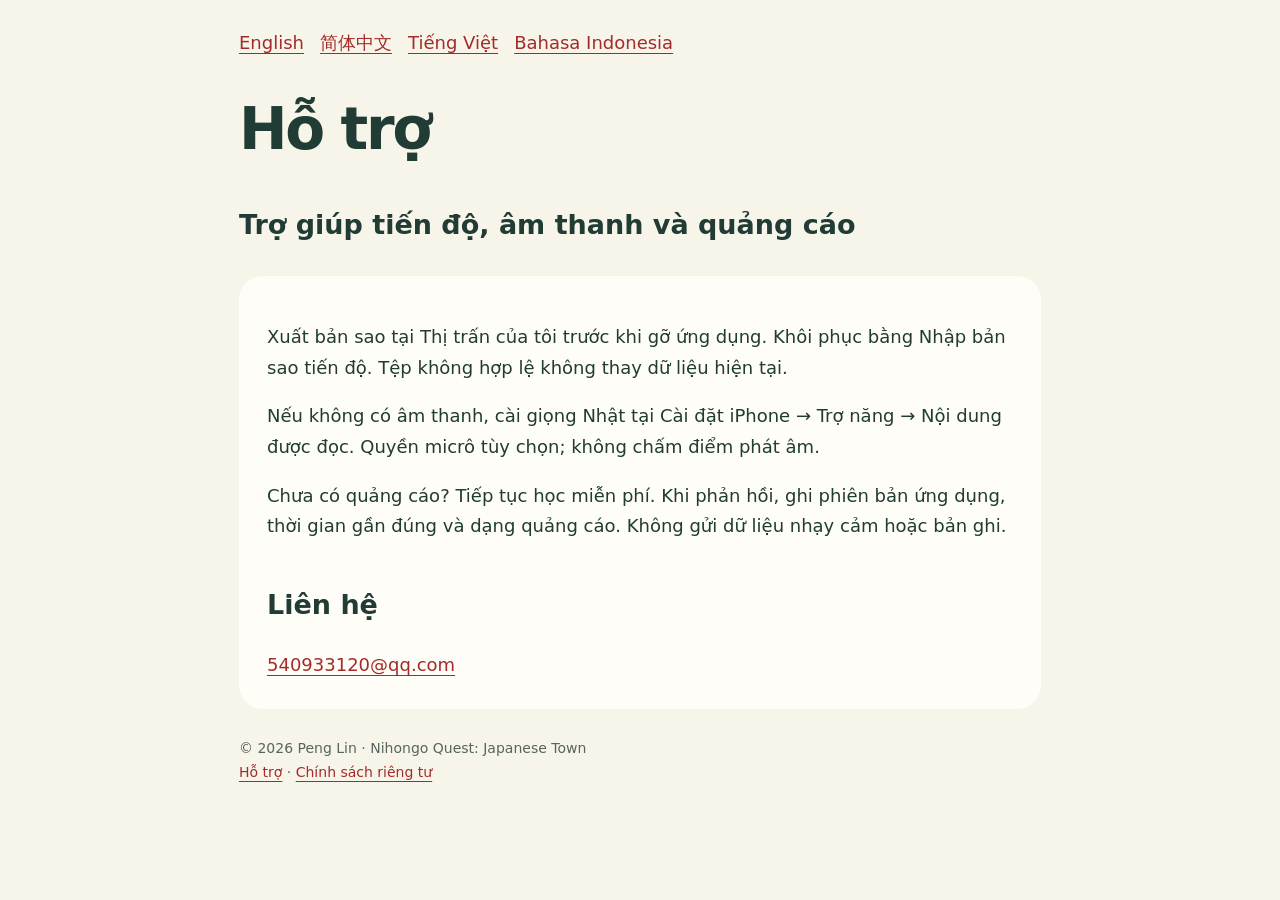
<file: vi/support.html>
<!doctype html><html lang="vi"><meta charset="utf-8"><meta name="viewport" content="width=device-width, initial-scale=1"><title>Hỗ trợ</title><link rel="stylesheet" href="../style.css"><main><nav aria-label="Languages"><a href="../en/index.html" lang="en">English</a><a href="../zh-Hans/index.html" lang="zh-Hans">简体中文</a><a href="../vi/index.html" lang="vi">Tiếng Việt</a><a href="../id/index.html" lang="id">Bahasa Indonesia</a></nav><h1>Hỗ trợ</h1><h2>Trợ giúp tiến độ, âm thanh và quảng cáo</h2><article><p>Xuất bản sao tại Thị trấn của tôi trước khi gỡ ứng dụng. Khôi phục bằng Nhập bản sao tiến độ. Tệp không hợp lệ không thay dữ liệu hiện tại.</p><p>Nếu không có âm thanh, cài giọng Nhật tại Cài đặt iPhone → Trợ năng → Nội dung được đọc. Quyền micrô tùy chọn; không chấm điểm phát âm.</p><p>Chưa có quảng cáo? Tiếp tục học miễn phí. Khi phản hồi, ghi phiên bản ứng dụng, thời gian gần đúng và dạng quảng cáo. Không gửi dữ liệu nhạy cảm hoặc bản ghi.</p><h2>Liên hệ</h2><a href="mailto:540933120@qq.com">540933120@qq.com</a></article><footer>© 2026 Peng Lin · Nihongo Quest: Japanese Town<br><a href="support.html">Hỗ trợ</a> · <a href="privacy.html">Chính sách riêng tư</a></footer></main></html>
</file>
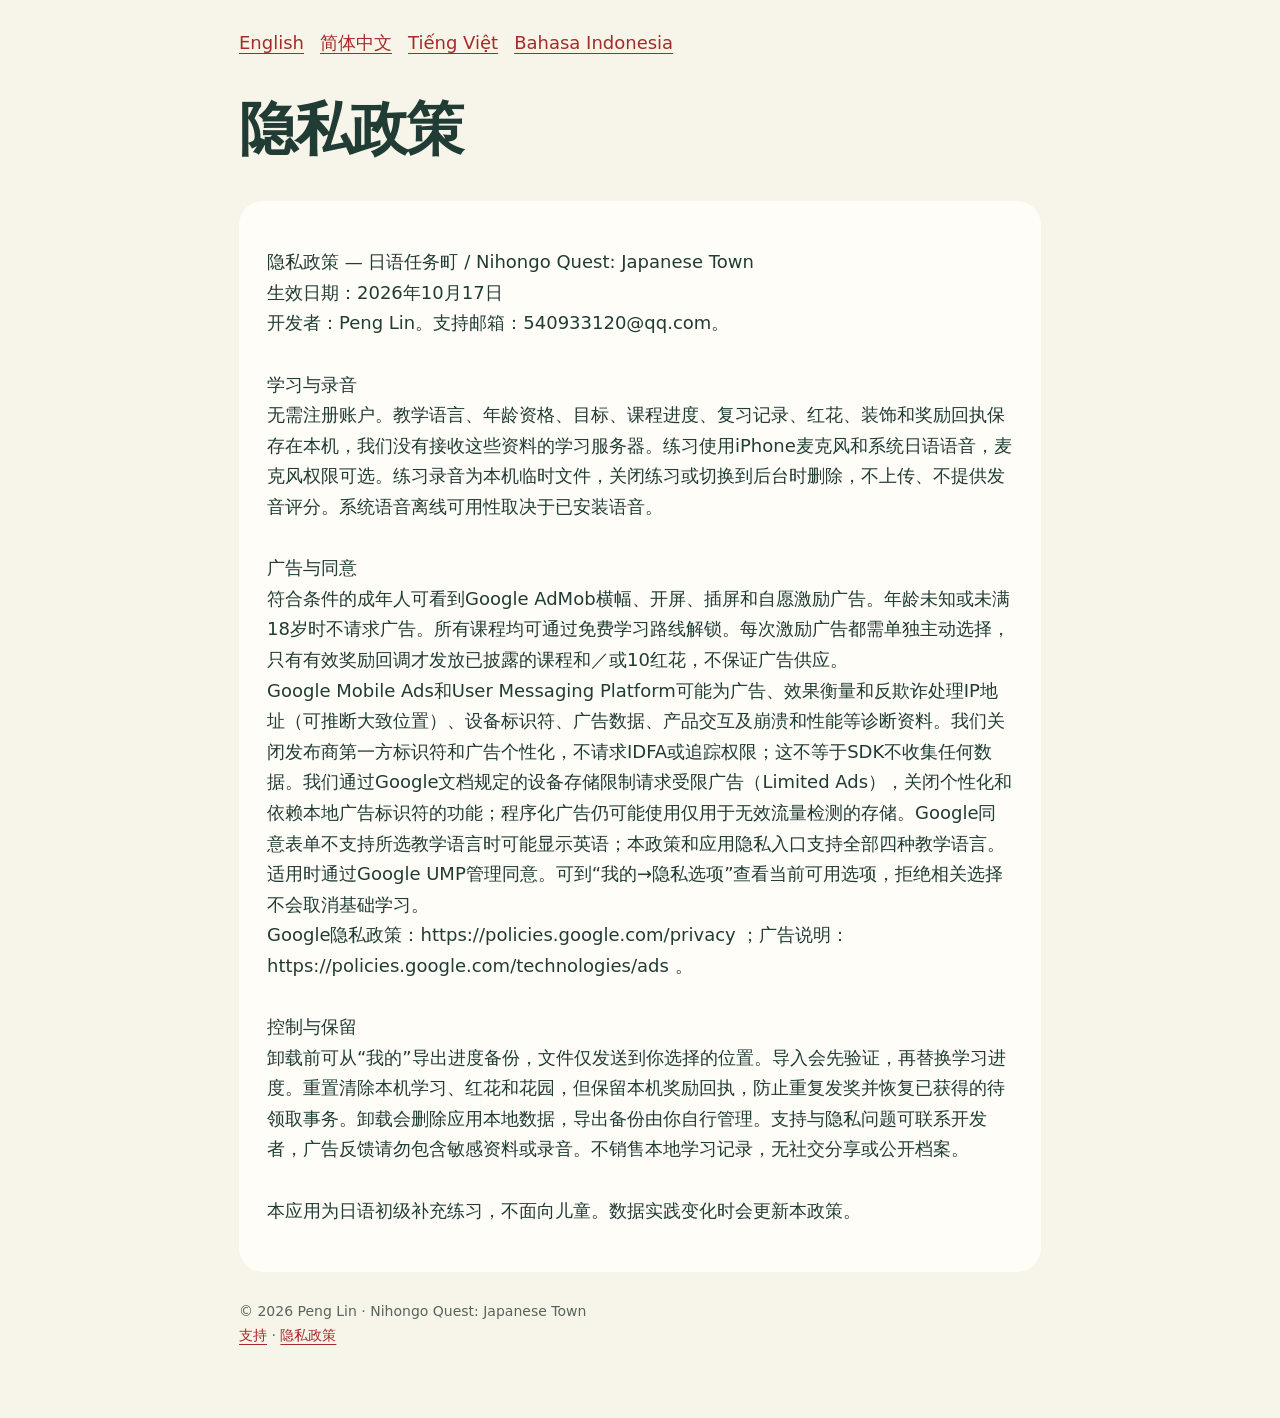
<file: zh-Hans/privacy.html>
<!doctype html><html lang="zh-Hans"><meta charset="utf-8"><meta name="viewport" content="width=device-width, initial-scale=1"><title>隐私政策</title><link rel="stylesheet" href="../style.css"><main><nav aria-label="Languages"><a href="../en/index.html" lang="en">English</a><a href="../zh-Hans/index.html" lang="zh-Hans">简体中文</a><a href="../vi/index.html" lang="vi">Tiếng Việt</a><a href="../id/index.html" lang="id">Bahasa Indonesia</a></nav><h1>隐私政策</h1><article><pre>隐私政策 — 日语任务町 / Nihongo Quest: Japanese Town
生效日期：2026年10月17日
开发者：Peng Lin。支持邮箱：540933120@qq.com。

学习与录音
无需注册账户。教学语言、年龄资格、目标、课程进度、复习记录、红花、装饰和奖励回执保存在本机，我们没有接收这些资料的学习服务器。练习使用iPhone麦克风和系统日语语音，麦克风权限可选。练习录音为本机临时文件，关闭练习或切换到后台时删除，不上传、不提供发音评分。系统语音离线可用性取决于已安装语音。

广告与同意
符合条件的成年人可看到Google AdMob横幅、开屏、插屏和自愿激励广告。年龄未知或未满18岁时不请求广告。所有课程均可通过免费学习路线解锁。每次激励广告都需单独主动选择，只有有效奖励回调才发放已披露的课程和／或10红花，不保证广告供应。
Google Mobile Ads和User Messaging Platform可能为广告、效果衡量和反欺诈处理IP地址（可推断大致位置）、设备标识符、广告数据、产品交互及崩溃和性能等诊断资料。我们关闭发布商第一方标识符和广告个性化，不请求IDFA或追踪权限；这不等于SDK不收集任何数据。我们通过Google文档规定的设备存储限制请求受限广告（Limited Ads），关闭个性化和依赖本地广告标识符的功能；程序化广告仍可能使用仅用于无效流量检测的存储。Google同意表单不支持所选教学语言时可能显示英语；本政策和应用隐私入口支持全部四种教学语言。适用时通过Google UMP管理同意。可到“我的→隐私选项”查看当前可用选项，拒绝相关选择不会取消基础学习。
Google隐私政策：https://policies.google.com/privacy ；广告说明：https://policies.google.com/technologies/ads 。

控制与保留
卸载前可从“我的”导出进度备份，文件仅发送到你选择的位置。导入会先验证，再替换学习进度。重置清除本机学习、红花和花园，但保留本机奖励回执，防止重复发奖并恢复已获得的待领取事务。卸载会删除应用本地数据，导出备份由你自行管理。支持与隐私问题可联系开发者，广告反馈请勿包含敏感资料或录音。不销售本地学习记录，无社交分享或公开档案。

本应用为日语初级补充练习，不面向儿童。数据实践变化时会更新本政策。</pre></article><footer>© 2026 Peng Lin · Nihongo Quest: Japanese Town<br><a href="support.html">支持</a> · <a href="privacy.html">隐私政策</a></footer></main></html>
</file>
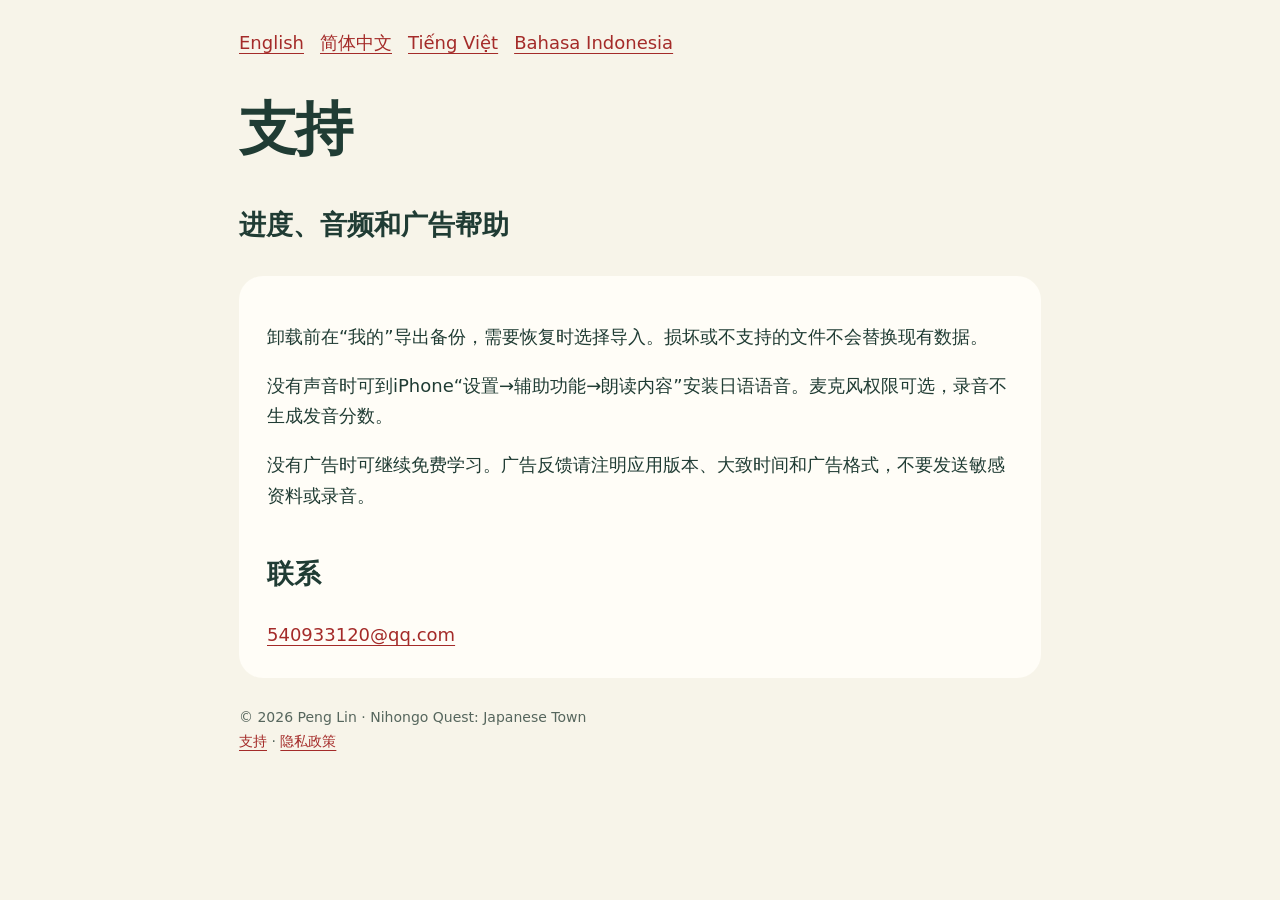
<file: zh-Hans/support.html>
<!doctype html><html lang="zh-Hans"><meta charset="utf-8"><meta name="viewport" content="width=device-width, initial-scale=1"><title>支持</title><link rel="stylesheet" href="../style.css"><main><nav aria-label="Languages"><a href="../en/index.html" lang="en">English</a><a href="../zh-Hans/index.html" lang="zh-Hans">简体中文</a><a href="../vi/index.html" lang="vi">Tiếng Việt</a><a href="../id/index.html" lang="id">Bahasa Indonesia</a></nav><h1>支持</h1><h2>进度、音频和广告帮助</h2><article><p>卸载前在“我的”导出备份，需要恢复时选择导入。损坏或不支持的文件不会替换现有数据。</p><p>没有声音时可到iPhone“设置→辅助功能→朗读内容”安装日语语音。麦克风权限可选，录音不生成发音分数。</p><p>没有广告时可继续免费学习。广告反馈请注明应用版本、大致时间和广告格式，不要发送敏感资料或录音。</p><h2>联系</h2><a href="mailto:540933120@qq.com">540933120@qq.com</a></article><footer>© 2026 Peng Lin · Nihongo Quest: Japanese Town<br><a href="support.html">支持</a> · <a href="privacy.html">隐私政策</a></footer></main></html>
</file>
<file: style.css>
*{box-sizing:border-box}body{margin:0;background:#f7f4e9;color:#203c34;font:18px/1.7 system-ui,sans-serif}main{max-width:850px;margin:auto;padding:28px 24px 70px}nav{display:flex;gap:16px;flex-wrap:wrap;margin-bottom:30px}a{color:#a42b29;text-underline-offset:4px}h1{font-size:clamp(34px,6vw,58px);line-height:1.12;letter-spacing:-.04em}h2{font-size:27px;margin-top:40px}article{background:#fffdf7;border-radius:24px;padding:28px;margin:28px 0}pre{white-space:pre-wrap;font:inherit}.icon{width:112px;height:112px;border-radius:25px}footer{font-size:14px;color:#56665d}a:focus{outline:3px solid #a42b29;outline-offset:4px}
</file>
